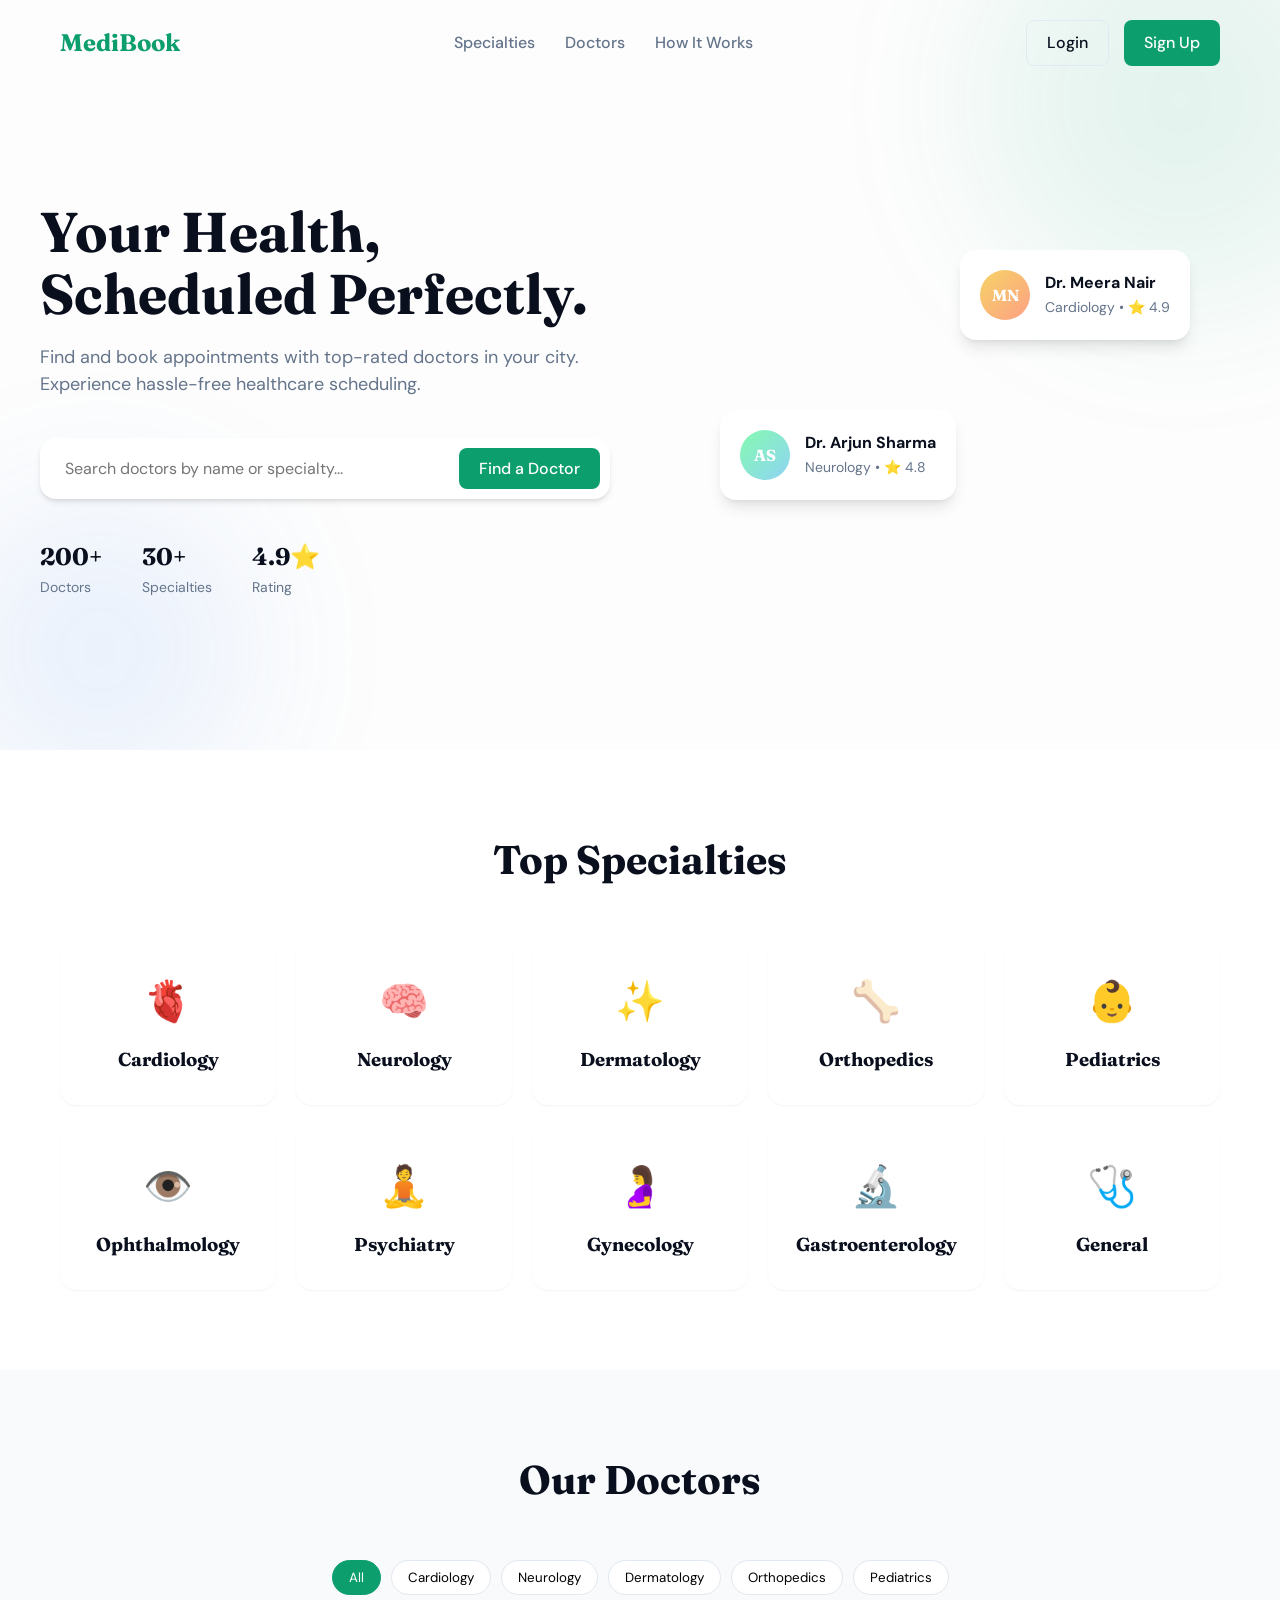
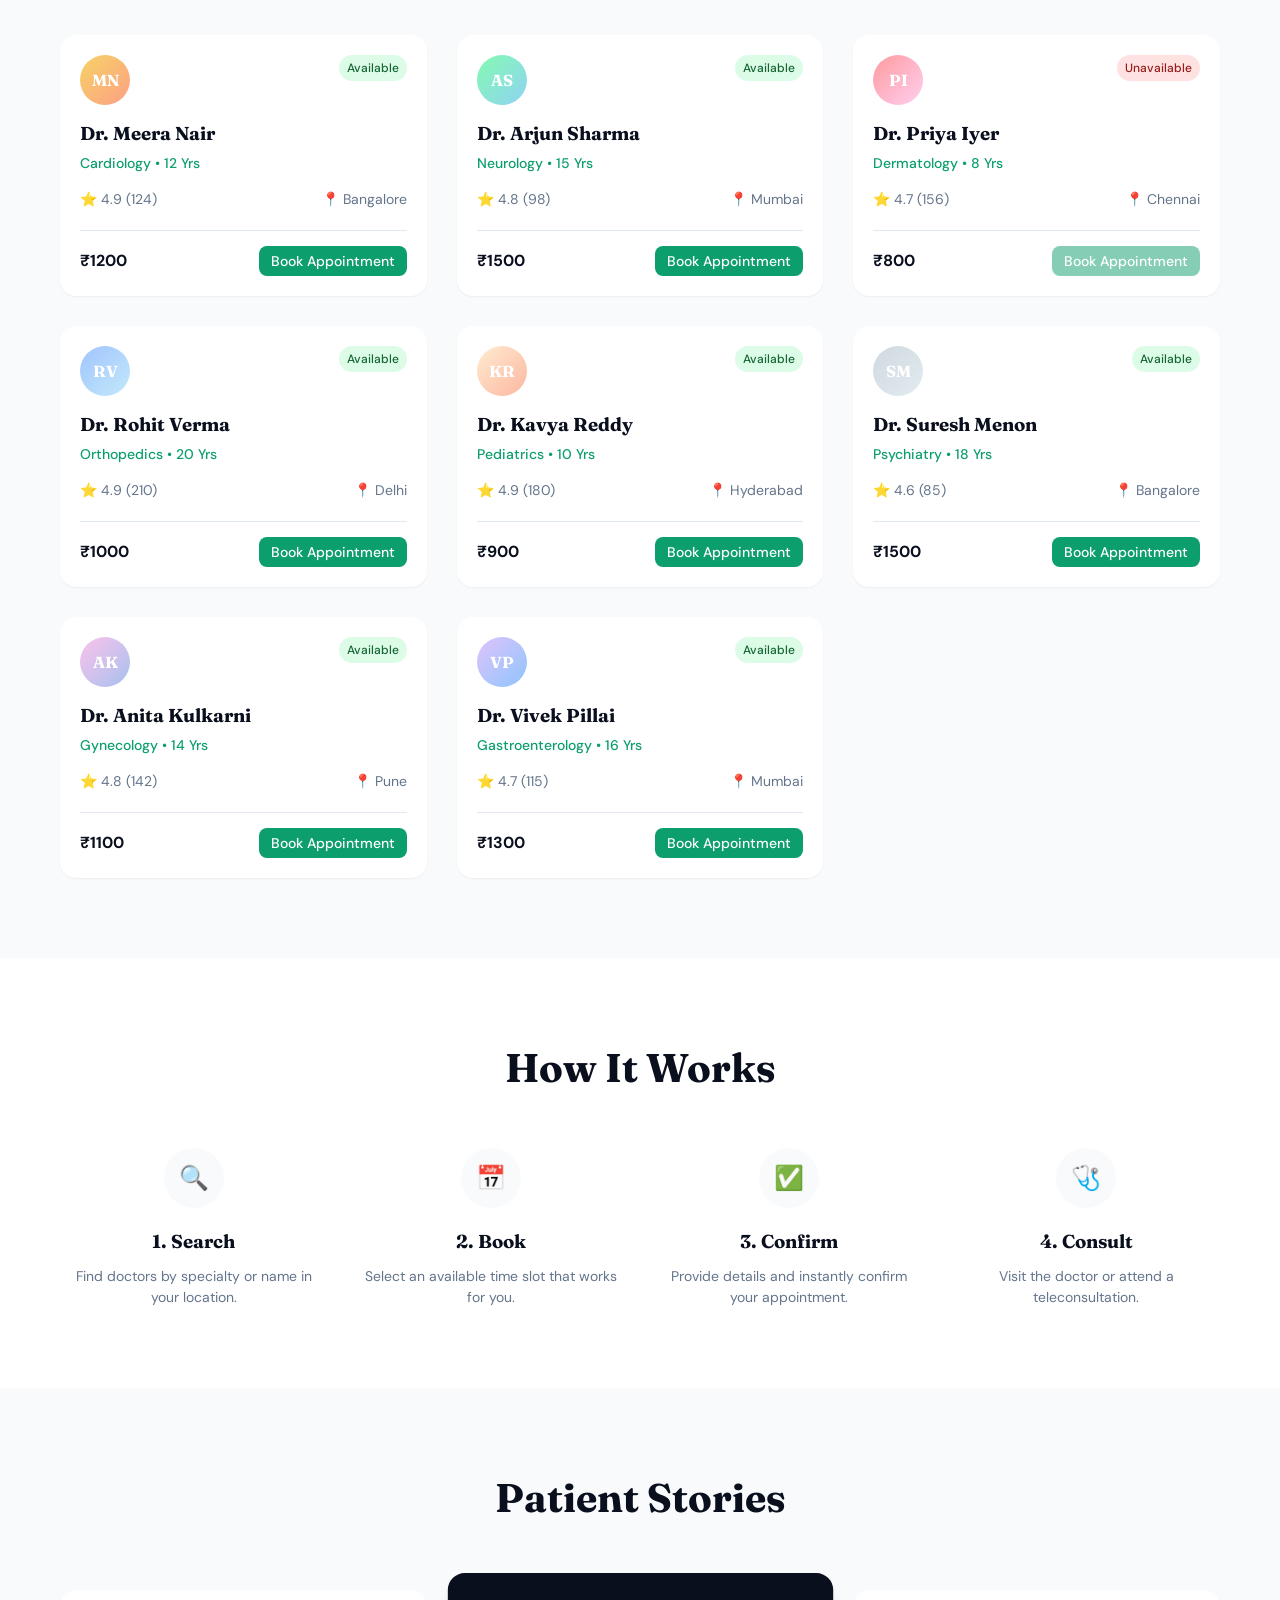
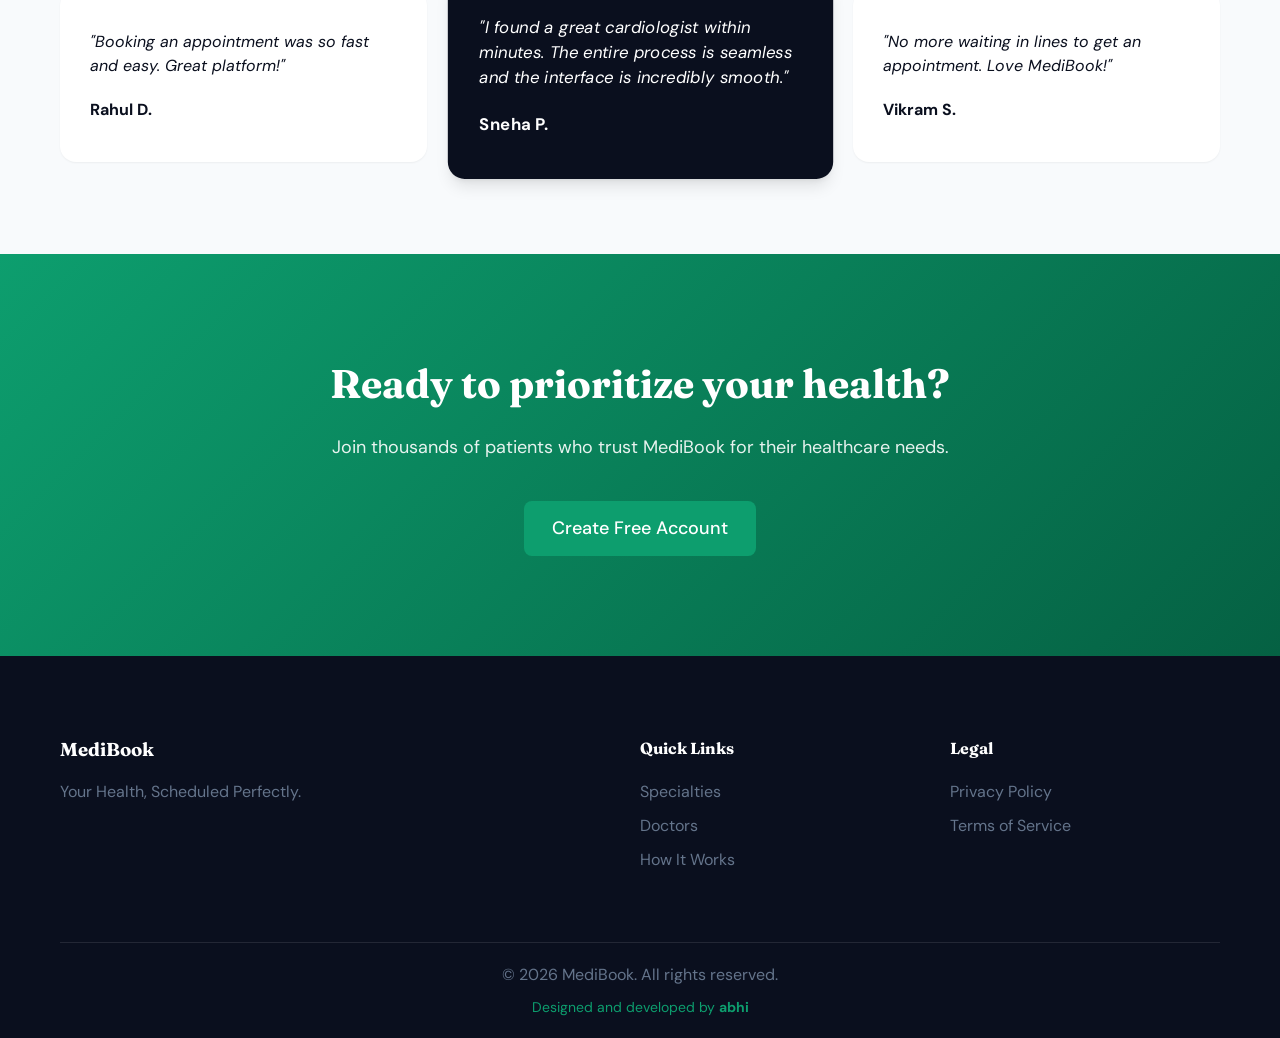
<file: index.html>
<!DOCTYPE html>
<html lang="en">
<head>
    <meta charset="UTF-8">
    <meta name="viewport" content="width=device-width, initial-scale=1.0">
    <title>MediBook - Your Health, Scheduled Perfectly</title>
    <link rel="preconnect" href="https://fonts.googleapis.com">
    <link rel="preconnect" href="https://fonts.gstatic.com" crossorigin>
    <link href="https://fonts.googleapis.com/css2?family=DM+Sans:wght@400;500;700&family=Fraunces:opsz,wght@9..144,400;600;700&display=swap" rel="stylesheet">
    <link rel="stylesheet" href="./css/style.css">
</head>
<body>
    <nav id="navbar">
        <div class="nav-container">
            <a href="index.html" class="logo">MediBook</a>
            <div class="nav-links">
                <a href="#specialties">Specialties</a>
                <a href="#doctors">Doctors</a>
                <a href="#how-it-works">How It Works</a>
            </div>
            <div class="auth-buttons" id="navAuth">
                <a href="./pages/login.html" class="btn btn-outline">Login</a>
                <a href="./pages/register.html" class="btn btn-primary">Sign Up</a>
            </div>
            <button class="hamburger" id="hamburger">
                <span></span><span></span><span></span>
            </button>
        </div>
        <div class="mobile-menu" id="mobileMenu">
            <a href="#specialties">Specialties</a>
            <a href="#doctors">Doctors</a>
            <a href="#how-it-works">How It Works</a>
            <div class="mobile-auth" id="mobileNavAuth">
                <a href="./pages/login.html" class="btn btn-outline">Login</a>
                <a href="./pages/register.html" class="btn btn-primary">Sign Up</a>
            </div>
        </div>
    </nav>

    <header class="hero">
        <div class="blob blob-1"></div>
        <div class="blob blob-2"></div>
        <div class="hero-container">
            <div class="hero-content">
                <h1>Your Health, Scheduled Perfectly.</h1>
                <p>Find and book appointments with top-rated doctors in your city. Experience hassle-free healthcare scheduling.</p>
                <div class="search-box">
                    <input type="text" id="heroSearch" placeholder="Search doctors by name or specialty...">
                    <button class="btn btn-primary" id="btnFindDoctor">Find a Doctor</button>
                </div>
                <div class="hero-stats">
                    <div class="stat"><strong>200+</strong><span>Doctors</span></div>
                    <div class="stat"><strong>30+</strong><span>Specialties</span></div>
                    <div class="stat"><strong>4.9⭐</strong><span>Rating</span></div>
                </div>
            </div>
            <div class="hero-visual">
                <div class="floating-card card-1">
                    <div class="avatar gradient-1">MN</div>
                    <div class="info">
                        <strong>Dr. Meera Nair</strong>
                        <span>Cardiology • ⭐ 4.9</span>
                    </div>
                </div>
                <div class="floating-card card-2">
                    <div class="avatar gradient-2">AS</div>
                    <div class="info">
                        <strong>Dr. Arjun Sharma</strong>
                        <span>Neurology • ⭐ 4.8</span>
                    </div>
                </div>
            </div>
        </div>
    </header>

    <section id="specialties" class="section">
        <div class="container fade-up">
            <h2 class="section-title">Top Specialties</h2>
            <div class="specialties-grid" id="specGrid">
                <!-- Dynamically populated -->
            </div>
        </div>
    </section>

    <section id="doctors" class="section bg-light">
        <div class="container fade-up">
            <h2 class="section-title">Our Doctors</h2>
            <div class="filter-bar" id="filterBar">
                <!-- Dynamically populated -->
            </div>
            <div class="doctors-grid" id="doctorsGrid">
                <!-- Dynamically populated -->
            </div>
        </div>
    </section>

    <section id="how-it-works" class="section">
        <div class="container fade-up">
            <h2 class="section-title">How It Works</h2>
            <div class="steps-row">
                <div class="step">
                    <div class="step-icon">🔍</div>
                    <h3>1. Search</h3>
                    <p>Find doctors by specialty or name in your location.</p>
                </div>
                <div class="step">
                    <div class="step-icon">📅</div>
                    <h3>2. Book</h3>
                    <p>Select an available time slot that works for you.</p>
                </div>
                <div class="step">
                    <div class="step-icon">✅</div>
                    <h3>3. Confirm</h3>
                    <p>Provide details and instantly confirm your appointment.</p>
                </div>
                <div class="step">
                    <div class="step-icon">🩺</div>
                    <h3>4. Consult</h3>
                    <p>Visit the doctor or attend a teleconsultation.</p>
                </div>
            </div>
        </div>
    </section>

    <section id="testimonials" class="section bg-light">
        <div class="container fade-up">
            <h2 class="section-title">Patient Stories</h2>
            <div class="testimonial-grid">
                <div class="testimonial-card">
                    <p>"Booking an appointment was so fast and easy. Great platform!"</p>
                    <div class="patient">
                        <strong>Rahul D.</strong>
                    </div>
                </div>
                <div class="testimonial-card featured dark">
                    <p>"I found a great cardiologist within minutes. The entire process is seamless and the interface is incredibly smooth."</p>
                    <div class="patient">
                        <strong>Sneha P.</strong>
                    </div>
                </div>
                <div class="testimonial-card">
                    <p>"No more waiting in lines to get an appointment. Love MediBook!"</p>
                    <div class="patient">
                        <strong>Vikram S.</strong>
                    </div>
                </div>
            </div>
        </div>
    </section>

    <section class="cta-banner fade-up">
        <div class="container">
            <h2>Ready to prioritize your health?</h2>
            <p>Join thousands of patients who trust MediBook for their healthcare needs.</p>
            <a href="./pages/register.html" class="btn btn-primary btn-large">Create Free Account</a>
        </div>
    </section>

    <footer>
        <div class="container">
            <div class="footer-grid">
                <div class="footer-brand">
                    <h3>MediBook</h3>
                    <p>Your Health, Scheduled Perfectly.</p>
                </div>
                <div class="footer-links">
                    <h4>Quick Links</h4>
                    <a href="#specialties">Specialties</a>
                    <a href="#doctors">Doctors</a>
                    <a href="#how-it-works">How It Works</a>
                </div>
                <div class="footer-links">
                    <h4>Legal</h4>
                    <a href="#">Privacy Policy</a>
                    <a href="#">Terms of Service</a>
                </div>
            </div>
            <div class="footer-bottom">
                <p>&copy; 2026 MediBook. All rights reserved.</p>
                <p style="margin-top: 10px; font-size: 0.875rem; color: var(--primary);">Designed and developed by <strong>abhi</strong></p>
            </div>
        </div>
    </footer>

    <!-- Booking Modal Overlay -->
    <div id="modalContainer"></div>

    <!-- Toast Container -->
    <div id="toastContainer"></div>

    <script src="./js/data.js"></script>
    <script src="./js/main.js"></script>
</body>
</html>
</file>
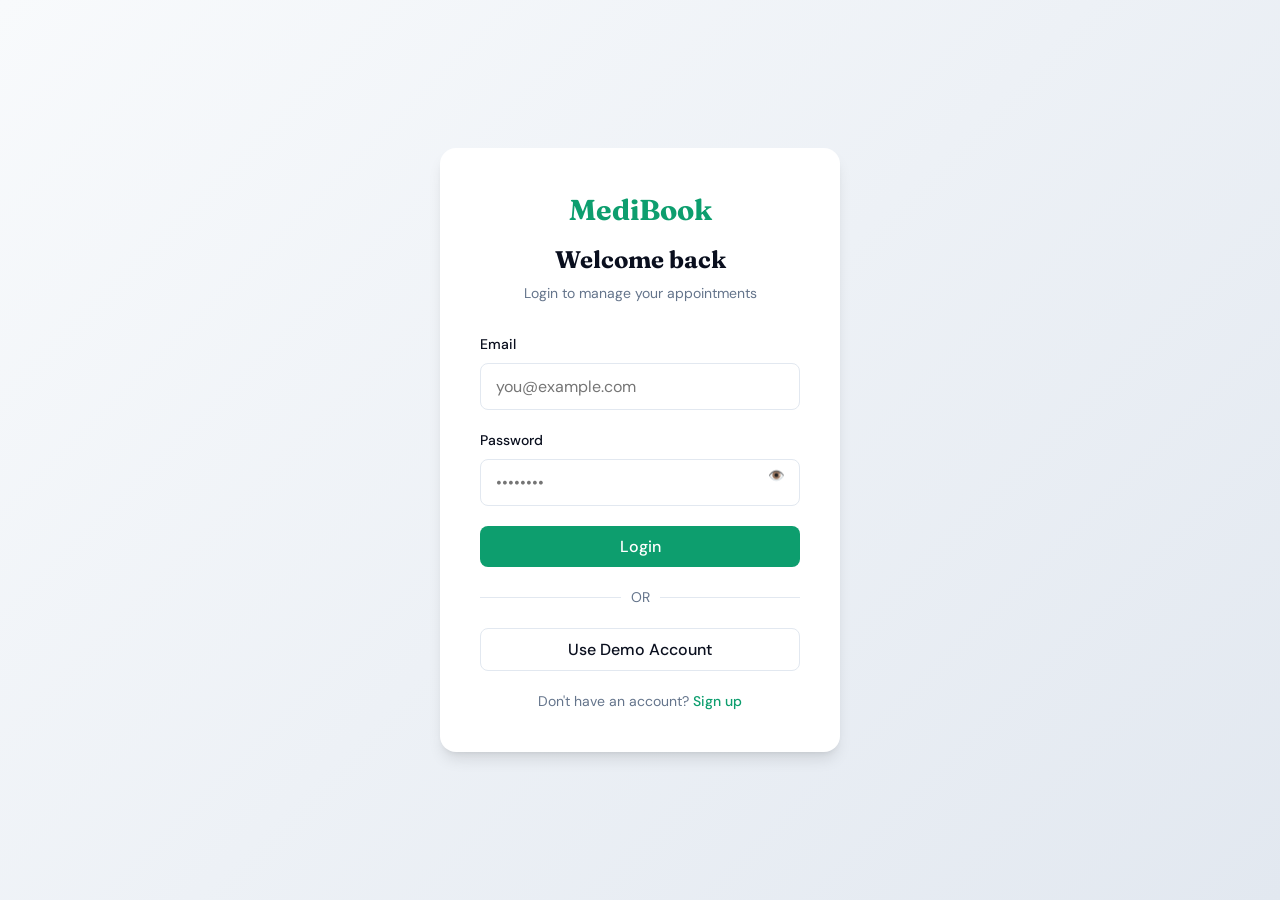
<file: pages/dashboard.html>
<!DOCTYPE html>
<html lang="en">
<head>
    <meta charset="UTF-8">
    <meta name="viewport" content="width=device-width, initial-scale=1.0">
    <title>Dashboard - MediBook</title>
    <link href="https://fonts.googleapis.com/css2?family=DM+Sans:wght@400;500;700&family=Fraunces:opsz,wght@9..144,400;600;700&display=swap" rel="stylesheet">
    <link rel="stylesheet" href="../css/style.css">
    <link rel="stylesheet" href="../css/dashboard.css">
</head>
<body>
    <div class="dashboard-container">
        <!-- Sidebar -->
        <aside class="sidebar" id="sidebar">
            <a href="../index.html" class="logo">MediBook</a>
            <nav>
                <div class="nav-item active" data-tab="tab-overview">Overview</div>
                <div class="nav-item" data-tab="tab-appointments">Appointments</div>
                <div class="nav-item" data-tab="tab-doctors">Find Doctors</div>
                <div class="nav-item" data-tab="tab-profile">Profile</div>
            </nav>
            <div class="sidebar-bottom">
                <div class="nav-item" onclick="handleLogout()">Logout 🚪</div>
            </div>
        </aside>

        <!-- Main -->
        <main class="main-content">
            <header class="dash-header">
                <div style="display: flex; align-items: center; gap: 15px;">
                    <button class="mobile-toggle" onclick="document.getElementById('sidebar').classList.toggle('open')">☰</button>
                    <h2 id="pageTitle">Dashboard Overview</h2>
                </div>
                <div class="user-pill">
                    <div class="avatar" id="dashAvatar">U</div>
                    <span id="dashUserName">User Name</span>
                </div>
            </header>

            <!-- Overview Tab -->
            <div id="tab-overview" class="tab-panel active">
                <div class="welcome-banner">
                    <div>
                        <h2 style="color: white; margin-bottom: 10px;">Welcome back, <span id="welcomeName">User</span>!</h2>
                        <p>Here's your healthcare summary for today.</p>
                    </div>
                    <button class="btn btn-white" style="background: white; color: var(--primary);" onclick="switchTab('tab-doctors')">Book Appointment</button>
                </div>

                <div class="stats-row" id="statsRow">
                    <!-- Populated by JS -->
                </div>

                <div class="section-header">
                    <h3>Upcoming Appointments</h3>
                    <button class="btn btn-outline btn-sm" onclick="switchTab('tab-appointments')">View All</button>
                </div>
                <div class="appt-list" id="overviewAppts"></div>
            </div>

            <!-- Appointments Tab -->
            <div id="tab-appointments" class="tab-panel">
                <div class="section-header">
                    <h3>My Appointments</h3>
                    <select id="apptFilter" class="input-field" style="width: auto;" onchange="renderAppointmentsTab()">
                        <option value="All">All Status</option>
                        <option value="Confirmed">Confirmed</option>
                        <option value="Cancelled">Cancelled</option>
                    </select>
                </div>
                <div class="appt-list" id="allAppts"></div>
            </div>

            <!-- Find Doctors Tab -->
            <div id="tab-doctors" class="tab-panel">
                <div class="search-box">
                    <input type="text" id="dashSearchDoctor" placeholder="Search by name or specialty..." onkeyup="renderDashDoctors()">
                </div>
                <div class="doctors-grid" id="dashDoctorsGrid"></div>
            </div>

            <!-- Profile Tab -->
            <div id="tab-profile" class="tab-panel">
                <div class="profile-card">
                    <div class="profile-header">
                        <div class="avatar" id="profileAvatar">U</div>
                        <div>
                            <h3 id="profileNameDisplay">Name</h3>
                            <p class="gray" id="profileEmailDisplay">Email</p>
                        </div>
                    </div>
                    <div class="profile-form">
                        <div class="form-group full-width">
                            <label>Full Name</label>
                            <input type="text" id="profName" class="input-field">
                        </div>
                        <div class="form-group">
                            <label>Email Address</label>
                            <input type="email" id="profEmail" class="input-field" readonly style="background: #f1f5f9;">
                        </div>
                        <div class="form-group">
                            <label>Phone Number</label>
                            <input type="tel" id="profPhone" class="input-field">
                        </div>
                        <div class="form-group">
                            <label>Date of Birth</label>
                            <input type="date" id="profDOB" class="input-field">
                        </div>
                        <div class="form-group">
                            <label>Blood Group</label>
                            <select id="profBlood" class="input-field">
                                <option value="">Select</option>
                                <option value="A+">A+</option><option value="A-">A-</option>
                                <option value="B+">B+</option><option value="B-">B-</option>
                                <option value="O+">O+</option><option value="O-">O-</option>
                                <option value="AB+">AB+</option><option value="AB-">AB-</option>
                            </select>
                        </div>
                        <div class="form-group full-width">
                            <button class="btn btn-primary" onclick="saveProfile()">Save Changes</button>
                        </div>
                    </div>
                </div>
            </div>

            <div style="text-align: center; margin-top: 40px; padding-top: 20px; border-top: 1px solid var(--gray-light); color: var(--gray); font-size: 0.875rem;">
                <p>&copy; 2026 MediBook. All rights reserved.</p>
                <p style="margin-top: 5px; color: var(--primary);">Designed and developed by <strong>abhi</strong></p>
            </div>
        </main>
    </div>

    <!-- Modals & Toasts -->
    <div id="dashBookingOverlay"></div>
    <div id="dashToast" style="position: fixed; bottom: 20px; left: 50%; transform: translateX(-50%); z-index: 3000;"></div>

    <script src="../js/data.js"></script>
    <script>
        const user = Storage.getUser();
        if(!user) window.location.href = 'login.html';

        function initUI() {
            document.getElementById('dashUserName').innerText = user.name;
            document.getElementById('dashAvatar').innerText = user.initials;
            document.getElementById('welcomeName').innerText = user.name.split(' ')[0];
            
            // Profile fields
            document.getElementById('profileAvatar').innerText = user.initials;
            document.getElementById('profileNameDisplay').innerText = user.name;
            document.getElementById('profileEmailDisplay').innerText = user.email;
            document.getElementById('profName').value = user.name || '';
            document.getElementById('profEmail').value = user.email || '';
            document.getElementById('profPhone').value = user.phone || '';
            document.getElementById('profDOB').value = user.dob || '';
            document.getElementById('profBlood').value = user.blood || '';

            renderOverview();
            renderAppointmentsTab();
            renderDashDoctors();
        }

        // Tabs logic
        document.querySelectorAll('.nav-item[data-tab]').forEach(nav => {
            nav.addEventListener('click', () => {
                document.querySelectorAll('.nav-item').forEach(n => n.classList.remove('active'));
                nav.classList.add('active');
                const tabId = nav.getAttribute('data-tab');
                switchTab(tabId);
                if(window.innerWidth <= 900) document.getElementById('sidebar').classList.remove('open');
            });
        });

        window.switchTab = function(tabId) {
            document.querySelectorAll('.tab-panel').forEach(t => t.classList.remove('active'));
            document.getElementById(tabId).classList.add('active');
            
            const titles = {
                'tab-overview': 'Dashboard Overview',
                'tab-appointments': 'My Appointments',
                'tab-doctors': 'Find Doctors',
                'tab-profile': 'My Profile'
            };
            document.getElementById('pageTitle').innerText = titles[tabId];
            
            // update nav active
            document.querySelectorAll('.nav-item[data-tab]').forEach(n => {
                n.classList.toggle('active', n.getAttribute('data-tab') === tabId);
            });
        };

        function renderOverview() {
            const appts = Storage.getAppointments();
            const total = appts.length;
            const confirmed = appts.filter(a => a.status === 'Confirmed').length;
            const cancelled = appts.filter(a => a.status === 'Cancelled').length;
            const past = 0; // simplistic calculation

            document.getElementById('statsRow').innerHTML = `
                <div class="stat-card"><h3>${total}</h3><p>Total Bookings</p></div>
                <div class="stat-card"><h3>${confirmed}</h3><p>Upcoming</p></div>
                <div class="stat-card"><h3>${confirmed}</h3><p>Confirmed</p></div>
                <div class="stat-card"><h3>${past}</h3><p>Past Visits</p></div>
            `;

            const upcoming = appts.filter(a => a.status === 'Confirmed').slice(0, 3);
            const container = document.getElementById('overviewAppts');
            if(upcoming.length === 0) {
                container.innerHTML = '<p>No upcoming appointments.</p>';
            } else {
                container.innerHTML = upcoming.map(a => appointmentCard(a, false)).join('');
            }
        }

        function appointmentCard(a, showCancel) {
            const statusClass = a.status === 'Confirmed' ? 'status-confirmed' : 'status-cancelled';
            let cancelBtn = '';
            if(showCancel && a.status === 'Confirmed') {
                cancelBtn = `<button class="btn btn-outline btn-sm" onclick="cancelAppt('${a.id}')">Cancel</button>`;
            }
            return `
                <div class="appt-card">
                    <div class="appt-info">
                        <h4>${a.doctorName}</h4>
                        <p>${a.doctorSpecialty} • ${a.date} at ${a.time}</p>
                    </div>
                    <div class="appt-actions">
                        <span class="appt-status ${statusClass}">${a.status}</span>
                        ${cancelBtn}
                    </div>
                </div>
            `;
        }

        window.renderAppointmentsTab = function() {
            const filter = document.getElementById('apptFilter').value;
            let appts = Storage.getAppointments();
            if(filter !== 'All') appts = appts.filter(a => a.status === filter);
            
            const container = document.getElementById('allAppts');
            if(appts.length === 0) {
                container.innerHTML = '<p>No appointments found.</p>';
            } else {
                container.innerHTML = appts.reverse().map(a => appointmentCard(a, true)).join('');
            }
        };

        window.cancelAppt = function(id) {
            if(confirm('Are you sure you want to cancel this appointment?')) {
                Storage.updateAppointmentStatus(id, 'Cancelled');
                showDashToast('Appointment cancelled');
                renderOverview();
                renderAppointmentsTab();
            }
        };

        window.renderDashDoctors = function() {
            const q = document.getElementById('dashSearchDoctor').value.toLowerCase();
            const grid = document.getElementById('dashDoctorsGrid');
            const filtered = DOCTORS.filter(d => d.name.toLowerCase().includes(q) || d.specialty.toLowerCase().includes(q));
            
            grid.innerHTML = filtered.map(d => `
                <div class="doctor-card">
                    <div class="doctor-header">
                        <div class="avatar" style="background: ${d.gradient}">${d.initials}</div>
                        <div class="availability ${d.available ? 'available' : 'unavailable'}">${d.available ? 'Available' : 'Unavailable'}</div>
                    </div>
                    <h3>${d.name}</h3>
                    <p class="specialty">${d.specialty}</p>
                    <div class="doctor-stats"><span>⭐ ${d.rating}</span><span>${d.fee}</span></div>
                    <button class="btn btn-primary btn-sm" style="width:100%; margin-top:15px;" onclick="openDashBooking('${d.id}')" ${!d.available ? 'disabled' : ''}>Book Now</button>
                </div>
            `).join('');
        };

        let dashSelectedSlot = null;
        window.openDashBooking = function(id) {
            const d = DOCTORS.find(x => x.id === id);
            dashSelectedSlot = null;
            const c = document.getElementById('dashBookingOverlay');
            c.innerHTML = `
                <div class="modal-overlay active" id="dModal">
                    <div class="modal-content">
                        <h2>Book with ${d.name}</h2>
                        <div class="form-group" style="margin-top:20px;">
                            <label>Date</label>
                            <input type="date" id="dDate" class="input-field" min="${new Date().toISOString().split('T')[0]}">
                        </div>
                        <div class="form-group">
                            <label>Time Slot</label>
                            <div class="slot-grid">
                                ${d.slots.map(s => `<button class="slot-btn" onclick="selectDashSlot(this, '${s}')">${s}</button>`).join('')}
                            </div>
                        </div>
                        <div class="form-group">
                            <label>Reason</label>
                            <input type="text" id="dReason" class="input-field">
                        </div>
                        <div class="modal-actions">
                            <button class="btn btn-outline" onclick="closeDashModal()">Cancel</button>
                            <button class="btn btn-primary" onclick="confirmDashBooking('${d.id}')">Confirm</button>
                        </div>
                    </div>
                </div>
            `;
        };

        window.selectDashSlot = function(btn, slot) {
            document.querySelectorAll('#dModal .slot-btn').forEach(b => b.classList.remove('active'));
            btn.classList.add('active');
            dashSelectedSlot = slot;
        };

        window.closeDashModal = function() {
            const m = document.getElementById('dModal');
            if(m) {
                m.classList.remove('active');
                setTimeout(() => m.remove(), 300);
            }
        };

        window.confirmDashBooking = function(id) {
            const date = document.getElementById('dDate').value;
            const reason = document.getElementById('dReason').value;
            if(!date || !dashSelectedSlot) { showDashToast('Select date and time'); return; }
            
            const d = DOCTORS.find(x => x.id === id);
            Storage.saveAppointment({
                doctorId: id, doctorName: d.name, doctorSpecialty: d.specialty,
                patientName: user.name, date, time: dashSelectedSlot, reason, fee: d.fee
            });
            closeDashModal();
            showDashToast('Appointment Confirmed!');
            renderOverview();
            renderAppointmentsTab();
            switchTab('tab-appointments');
        };

        window.saveProfile = function() {
            const name = document.getElementById('profName').value;
            const phone = document.getElementById('profPhone').value;
            const dob = document.getElementById('profDOB').value;
            const blood = document.getElementById('profBlood').value;
            
            if(name) user.name = name;
            user.phone = phone;
            user.dob = dob;
            user.blood = blood;
            user.initials = name ? name.split(' ').map(n=>n[0]).join('').substring(0,2).toUpperCase() : user.initials;
            
            Storage.saveUser(user);
            showDashToast('Profile updated!');
            initUI();
        };

        window.showDashToast = function(msg) {
            const container = document.getElementById('dashToast');
            container.innerHTML = `<div class="toast show">${msg}</div>`;
            setTimeout(() => { container.innerHTML = ''; }, 3000);
        };

        window.handleLogout = function() {
            Storage.logout();
            window.location.href = '../index.html';
        };

        initUI();
    </script>
</body>
</html>
</file>
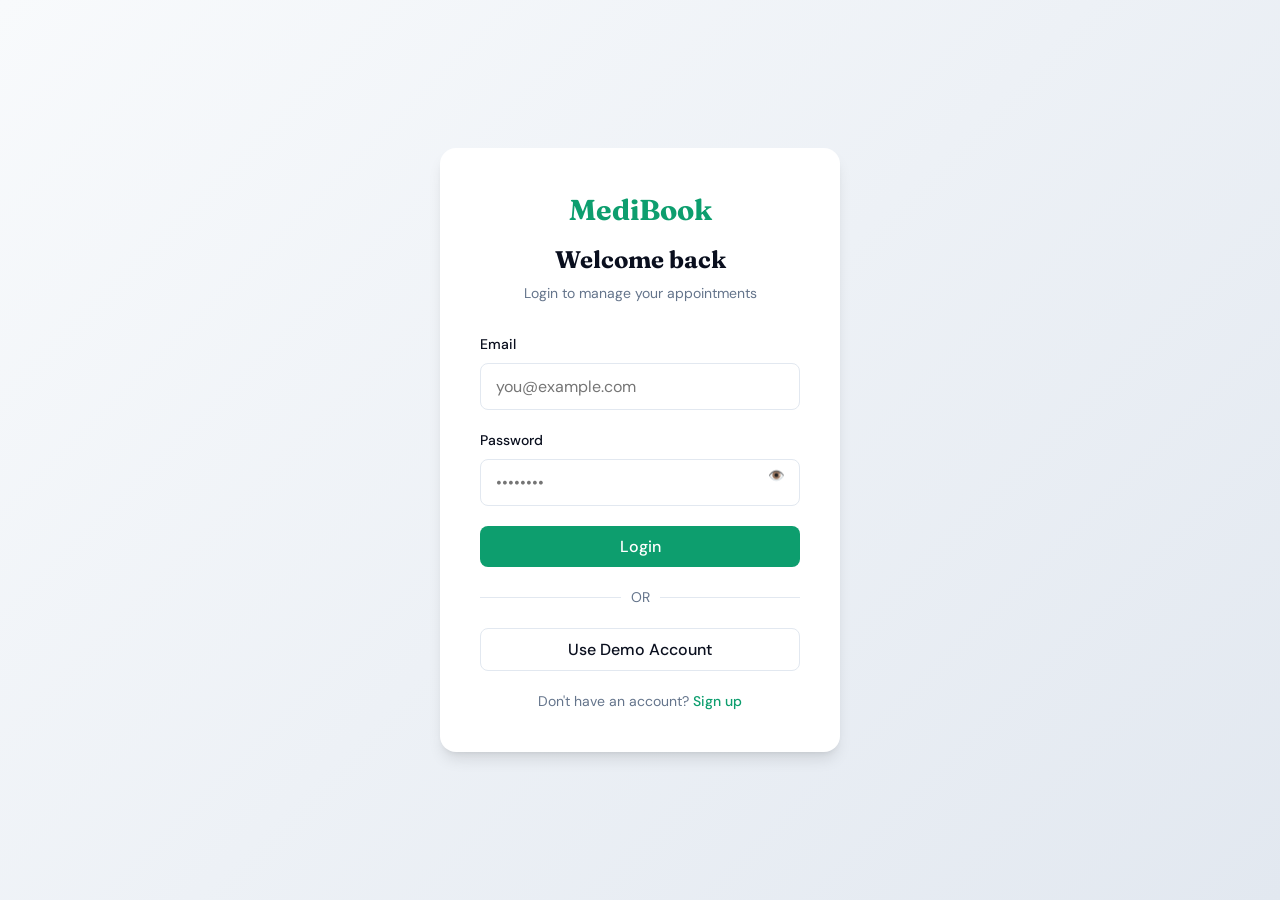
<file: pages/login.html>
<!DOCTYPE html>
<html lang="en">
<head>
    <meta charset="UTF-8">
    <meta name="viewport" content="width=device-width, initial-scale=1.0">
    <title>Login - MediBook</title>
    <link href="https://fonts.googleapis.com/css2?family=DM+Sans:wght@400;500;700&family=Fraunces:opsz,wght@9..144,400;600;700&display=swap" rel="stylesheet">
    <link rel="stylesheet" href="../css/style.css">
    <link rel="stylesheet" href="../css/auth.css">
</head>
<body>
    <div class="auth-container fade-up visible">
        <div class="auth-header">
            <a href="../index.html" class="logo">MediBook</a>
            <h1>Welcome back</h1>
            <p>Login to manage your appointments</p>
        </div>
        
        <div id="authError" class="auth-error"></div>

        <div class="input-group">
            <label>Email</label>
            <input type="email" id="loginEmail" placeholder="you@example.com">
        </div>
        
        <div class="input-group">
            <label>Password</label>
            <input type="password" id="loginPass" placeholder="••••••••">
            <button class="password-toggle" onclick="togglePass('loginPass')">👁️</button>
        </div>

        <button class="btn btn-primary btn-full" onclick="handleLogin()">Login</button>
        
        <div class="divider"><span>OR</span></div>
        
        <button class="btn btn-outline btn-full" onclick="demoLogin()">Use Demo Account</button>

        <div class="auth-footer">
            Don't have an account? <a href="register.html">Sign up</a>
        </div>
    </div>

    <script src="../js/data.js"></script>
    <script>
        if(Storage.getUser()) window.location.href = 'dashboard.html';

        function togglePass(id) {
            const input = document.getElementById(id);
            input.type = input.type === 'password' ? 'text' : 'password';
        }

        function handleLogin() {
            const email = document.getElementById('loginEmail').value.trim();
            const pass = document.getElementById('loginPass').value;
            const errorDiv = document.getElementById('authError');

            if(!email || !pass) {
                errorDiv.innerText = 'Please fill all fields';
                errorDiv.style.display = 'block';
                return;
            }
            if(!/\S+@\S+\.\S+/.test(email)) {
                errorDiv.innerText = 'Invalid email format';
                errorDiv.style.display = 'block';
                return;
            }
            if(pass.length < 6) {
                errorDiv.innerText = 'Password must be at least 6 characters';
                errorDiv.style.display = 'block';
                return;
            }

            Storage.saveUser({ name: email.split('@')[0], email, initials: email.charAt(0).toUpperCase() });
            window.location.href = 'dashboard.html';
        }

        function demoLogin() {
            Storage.saveUser({ name: 'Demo User', email: 'demo@medibook.com', initials: 'DU' });
            window.location.href = 'dashboard.html';
        }

        document.addEventListener('keyup', (e) => {
            if(e.key === 'Enter') handleLogin();
        });
    </script>
</body>
</html>
</file>
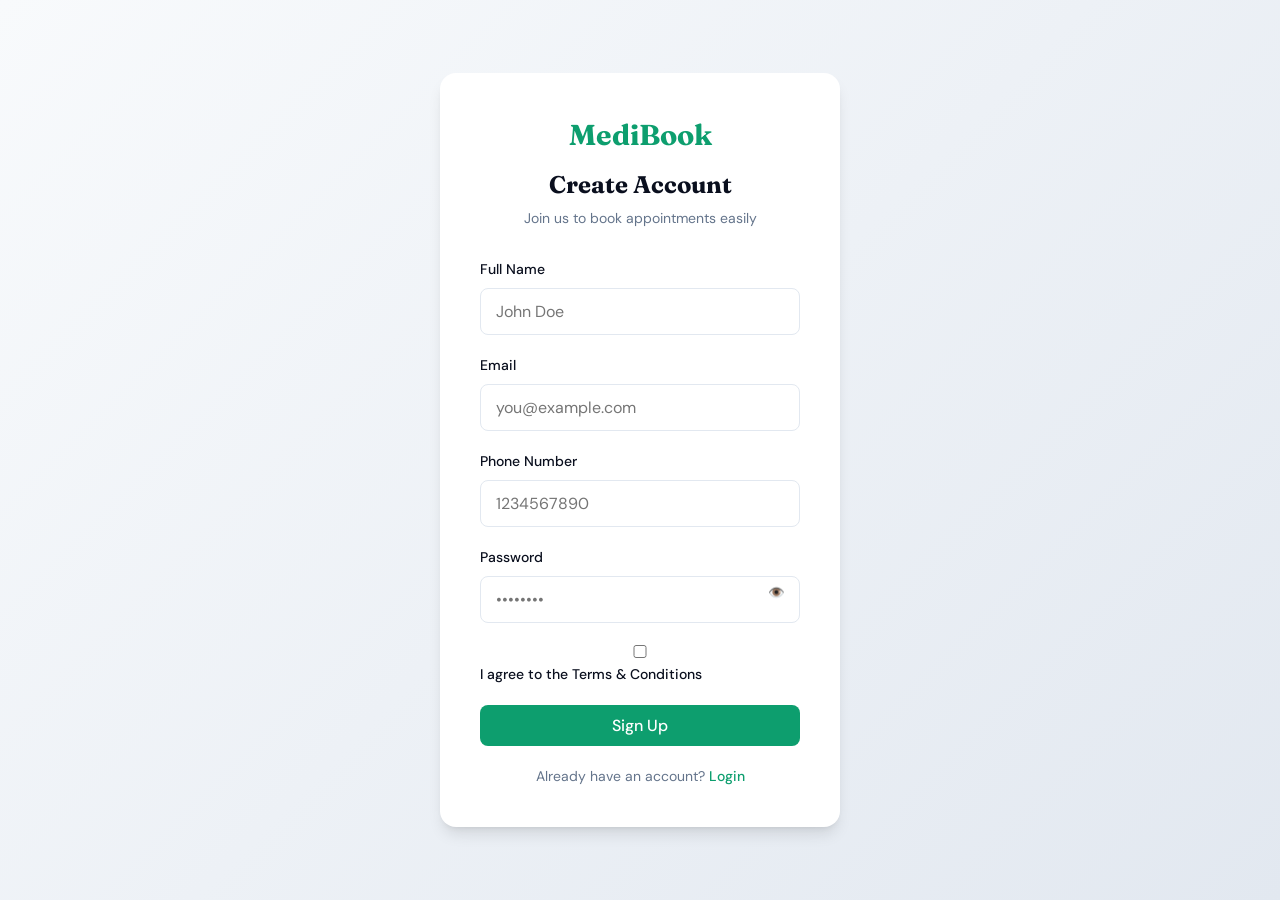
<file: pages/register.html>
<!DOCTYPE html>
<html lang="en">
<head>
    <meta charset="UTF-8">
    <meta name="viewport" content="width=device-width, initial-scale=1.0">
    <title>Register - MediBook</title>
    <link href="https://fonts.googleapis.com/css2?family=DM+Sans:wght@400;500;700&family=Fraunces:opsz,wght@9..144,400;600;700&display=swap" rel="stylesheet">
    <link rel="stylesheet" href="../css/style.css">
    <link rel="stylesheet" href="../css/auth.css">
</head>
<body>
    <div class="auth-container fade-up visible">
        <div class="auth-header">
            <a href="../index.html" class="logo">MediBook</a>
            <h1>Create Account</h1>
            <p>Join us to book appointments easily</p>
        </div>
        
        <div id="authError" class="auth-error"></div>
        <div id="authSuccess" class="auth-success"></div>

        <div class="input-group">
            <label>Full Name</label>
            <input type="text" id="regName" placeholder="John Doe">
        </div>

        <div class="input-group">
            <label>Email</label>
            <input type="email" id="regEmail" placeholder="you@example.com">
        </div>

        <div class="input-group">
            <label>Phone Number</label>
            <input type="tel" id="regPhone" placeholder="1234567890">
        </div>
        
        <div class="input-group">
            <label>Password</label>
            <input type="password" id="regPass" placeholder="••••••••">
            <button class="password-toggle" onclick="togglePass('regPass')">👁️</button>
            <div id="strengthText" class="strength-indicator"></div>
        </div>

        <div class="input-group">
            <label class="checkbox-label">
                <input type="checkbox" id="regTerms">
                I agree to the Terms & Conditions
            </label>
        </div>

        <button class="btn btn-primary btn-full" onclick="handleRegister()">Sign Up</button>

        <div class="auth-footer">
            Already have an account? <a href="login.html">Login</a>
        </div>
    </div>

    <script src="../js/data.js"></script>
    <script>
        if(Storage.getUser()) window.location.href = 'dashboard.html';

        function togglePass(id) {
            const input = document.getElementById(id);
            input.type = input.type === 'password' ? 'text' : 'password';
        }

        const passInput = document.getElementById('regPass');
        passInput.addEventListener('input', (e) => {
            const val = e.target.value;
            const text = document.getElementById('strengthText');
            if(!val) { text.innerText = ''; return; }
            
            let strength = 0;
            if(val.length >= 6) strength++;
            if(/[A-Z]/.test(val)) strength++;
            if(/[0-9]/.test(val)) strength++;
            if(/[^A-Za-z0-9]/.test(val)) strength++;

            if(strength <= 1) { text.innerText = 'Weak'; text.className = 'strength-indicator strength-weak'; }
            else if(strength === 2) { text.innerText = 'Fair'; text.className = 'strength-indicator strength-fair'; }
            else if(strength === 3) { text.innerText = 'Good'; text.className = 'strength-indicator strength-good'; }
            else { text.innerText = 'Strong'; text.className = 'strength-indicator strength-strong'; }
        });

        function handleRegister() {
            const name = document.getElementById('regName').value.trim();
            const email = document.getElementById('regEmail').value.trim();
            const phone = document.getElementById('regPhone').value.trim();
            const pass = document.getElementById('regPass').value;
            const terms = document.getElementById('regTerms').checked;
            
            const errorDiv = document.getElementById('authError');
            const successDiv = document.getElementById('authSuccess');
            errorDiv.style.display = 'none';

            if(!name || !email || !phone || !pass) {
                errorDiv.innerText = 'Please fill all fields';
                errorDiv.style.display = 'block'; return;
            }
            if(!/\S+@\S+\.\S+/.test(email)) {
                errorDiv.innerText = 'Invalid email format';
                errorDiv.style.display = 'block'; return;
            }
            if(!terms) {
                errorDiv.innerText = 'You must agree to the terms';
                errorDiv.style.display = 'block'; return;
            }

            const initials = name.split(' ').map(n=>n[0]).join('').substring(0,2).toUpperCase();
            Storage.saveUser({ name, email, phone, initials });
            
            successDiv.innerText = 'Account created successfully!';
            successDiv.style.display = 'block';
            
            setTimeout(() => {
                window.location.href = 'dashboard.html';
            }, 1500);
        }
    </script>
</body>
</html>
</file>
<file: css/style.css>
:root {
    --primary: #0d9e6e;
    --primary-hover: #0b8a60;
    --dark: #0a0f1e;
    --light: #f8fafc;
    --white: #ffffff;
    --gray: #64748b;
    --gray-light: #e2e8f0;
    --danger: #ef4444;
    --success: #22c55e;
    
    --font-display: 'Fraunces', serif;
    --font-body: 'DM Sans', sans-serif;
    
    --shadow-sm: 0 1px 2px 0 rgb(0 0 0 / 0.05);
    --shadow-md: 0 4px 6px -1px rgb(0 0 0 / 0.1), 0 2px 4px -2px rgb(0 0 0 / 0.1);
    --shadow-lg: 0 10px 15px -3px rgb(0 0 0 / 0.1), 0 4px 6px -4px rgb(0 0 0 / 0.1);
    
    --radius-md: 8px;
    --radius-lg: 16px;
    --radius-full: 9999px;
}

* {
    margin: 0;
    padding: 0;
    box-sizing: border-box;
}

html { scroll-behavior: smooth; }

body {
    font-family: var(--font-body);
    color: var(--dark);
    background-color: var(--white);
    line-height: 1.5;
}

h1, h2, h3, h4, .logo {
    font-family: var(--font-display);
    color: var(--dark);
}

a { text-decoration: none; color: inherit; }

.container {
    max-width: 1200px;
    margin: 0 auto;
    padding: 0 20px;
}

.btn {
    display: inline-flex;
    align-items: center;
    justify-content: center;
    padding: 10px 20px;
    font-weight: 500;
    border-radius: var(--radius-md);
    cursor: pointer;
    transition: all 0.2s ease;
    border: none;
    font-family: var(--font-body);
    font-size: 1rem;
}

.btn:disabled { opacity: 0.5; cursor: not-allowed; }

.btn-primary {
    background-color: var(--primary);
    color: var(--white);
}

.btn-primary:hover:not(:disabled) { background-color: var(--primary-hover); }

.btn-outline {
    background-color: transparent;
    border: 1px solid var(--gray-light);
    color: var(--dark);
}

.btn-outline:hover { border-color: var(--gray); }

.btn-sm { padding: 6px 12px; font-size: 0.875rem; }
.btn-large { padding: 14px 28px; font-size: 1.125rem; }

/* Navbar */
nav {
    position: fixed;
    top: 0; left: 0; right: 0;
    z-index: 1000;
    padding: 20px 0;
    transition: all 0.3s ease;
}

nav.scrolled {
    background: rgba(255, 255, 255, 0.9);
    backdrop-filter: blur(10px);
    padding: 15px 0;
    box-shadow: var(--shadow-sm);
}

.nav-container {
    max-width: 1200px;
    margin: 0 auto;
    padding: 0 20px;
    display: flex;
    justify-content: space-between;
    align-items: center;
}

.logo {
    font-size: 1.5rem;
    font-weight: 700;
    color: var(--primary);
}

.nav-links {
    display: flex;
    gap: 30px;
}

.nav-links a {
    font-weight: 500;
    color: var(--gray);
    transition: color 0.2s;
}

.nav-links a:hover { color: var(--primary); }

.auth-buttons { display: flex; gap: 15px; }

.hamburger {
    display: none;
    background: none;
    border: none;
    cursor: pointer;
    flex-direction: column;
    gap: 5px;
}

.hamburger span {
    display: block;
    width: 25px; height: 3px;
    background: var(--dark);
    transition: all 0.3s ease;
}

.mobile-menu {
    display: none;
    position: absolute;
    top: 100%; left: 0; right: 0;
    background: var(--white);
    padding: 20px;
    box-shadow: var(--shadow-md);
    flex-direction: column;
    gap: 20px;
}

.mobile-menu.active { display: flex; }

/* Hero */
.hero {
    padding: 150px 20px 100px;
    position: relative;
    overflow: hidden;
    background: #fdfdfd;
}

.hero-container {
    max-width: 1200px;
    margin: 0 auto;
    display: grid;
    grid-template-columns: 1fr 1fr;
    gap: 60px;
    align-items: center;
}

.blob {
    position: absolute;
    border-radius: 50%;
    filter: blur(80px);
    z-index: 0;
    opacity: 0.5;
}

.blob-1 {
    width: 400px; height: 400px;
    background: rgba(13, 158, 110, 0.2);
    top: -100px; right: -100px;
    animation: float 8s ease-in-out infinite;
}

.blob-2 {
    width: 300px; height: 300px;
    background: rgba(59, 130, 246, 0.2);
    bottom: -50px; left: -50px;
    animation: float 10s ease-in-out infinite reverse;
}

@keyframes float {
    0%, 100% { transform: translate(0, 0); }
    50% { transform: translate(30px, -50px); }
}

.hero-content, .hero-visual { position: relative; z-index: 1; }

.hero-content h1 {
    font-size: 3.5rem;
    line-height: 1.1;
    margin-bottom: 20px;
}

.hero-content p {
    font-size: 1.125rem;
    color: var(--gray);
    margin-bottom: 40px;
}

.search-box {
    display: flex;
    gap: 10px;
    background: var(--white);
    padding: 10px;
    border-radius: var(--radius-lg);
    box-shadow: var(--shadow-md);
    margin-bottom: 40px;
}

.search-box input {
    flex: 1;
    border: none;
    outline: none;
    padding: 0 15px;
    font-size: 1rem;
    font-family: var(--font-body);
}

.hero-stats {
    display: flex;
    gap: 40px;
}

.stat strong {
    display: block;
    font-size: 1.5rem;
    color: var(--dark);
    font-family: var(--font-display);
}

.stat span { color: var(--gray); font-size: 0.875rem; }

.hero-visual {
    position: relative;
    height: 500px;
}

.floating-card {
    position: absolute;
    background: var(--white);
    padding: 20px;
    border-radius: var(--radius-lg);
    box-shadow: var(--shadow-lg);
    display: flex;
    align-items: center;
    gap: 15px;
    animation: floatCard 6s ease-in-out infinite;
}

.card-1 { top: 100px; right: 50px; animation-delay: 0s; }
.card-2 { bottom: 150px; left: 50px; animation-delay: 3s; }

@keyframes floatCard {
    0%, 100% { transform: translateY(0); }
    50% { transform: translateY(-20px); }
}

.avatar {
    width: 50px; height: 50px;
    border-radius: 50%;
    display: flex;
    align-items: center;
    justify-content: center;
    color: var(--white);
    font-weight: bold;
    font-family: var(--font-display);
}

.gradient-1 { background: linear-gradient(135deg, #f6d365 0%, #fda085 100%); }
.gradient-2 { background: linear-gradient(135deg, #84fab0 0%, #8fd3f4 100%); }

.floating-card .info strong { display: block; }
.floating-card .info span { color: var(--gray); font-size: 0.875rem; }

/* Sections */
.section { padding: 80px 0; }
.bg-light { background: var(--light); }
.section-title {
    font-size: 2.5rem;
    text-align: center;
    margin-bottom: 50px;
}

/* Specialties */
.specialties-grid {
    display: grid;
    grid-template-columns: repeat(auto-fill, minmax(200px, 1fr));
    gap: 20px;
}

.specialty-card {
    background: var(--white);
    padding: 30px 20px;
    border-radius: var(--radius-lg);
    text-align: center;
    cursor: pointer;
    box-shadow: var(--shadow-sm);
    transition: all 0.3s;
    border: 1px solid transparent;
}

.specialty-card:hover {
    transform: translateY(-5px);
    box-shadow: var(--shadow-md);
    border-color: var(--primary);
}

.specialty-card .icon { font-size: 2.5rem; margin-bottom: 15px; }

/* Doctors */
.filter-bar {
    display: flex;
    justify-content: center;
    flex-wrap: wrap;
    gap: 10px;
    margin-bottom: 40px;
}

.filter-btn {
    padding: 8px 16px;
    border: 1px solid var(--gray-light);
    background: var(--white);
    border-radius: var(--radius-full);
    cursor: pointer;
    font-family: var(--font-body);
    transition: all 0.2s;
}

.filter-btn.active, .filter-btn:hover {
    background: var(--primary);
    color: var(--white);
    border-color: var(--primary);
}

.doctors-grid {
    display: grid;
    grid-template-columns: repeat(auto-fill, minmax(280px, 1fr));
    gap: 30px;
}

.doctor-card {
    background: var(--white);
    border-radius: var(--radius-lg);
    padding: 20px;
    box-shadow: var(--shadow-sm);
    transition: transform 0.3s;
}

.doctor-card:hover { transform: translateY(-5px); box-shadow: var(--shadow-md); }

.doctor-header {
    display: flex;
    justify-content: space-between;
    align-items: flex-start;
    margin-bottom: 15px;
}

.availability {
    font-size: 0.75rem;
    padding: 4px 8px;
    border-radius: var(--radius-full);
    font-weight: 500;
}
.availability.available { background: #dcfce7; color: #166534; }
.availability.unavailable { background: #fee2e2; color: #991b1b; }

.doctor-card h3 { margin-bottom: 5px; }
.doctor-card .specialty { color: var(--primary); font-size: 0.875rem; margin-bottom: 15px; font-weight: 500; }

.doctor-stats {
    display: flex;
    justify-content: space-between;
    color: var(--gray);
    font-size: 0.875rem;
    margin-bottom: 20px;
}

.doctor-footer {
    display: flex;
    justify-content: space-between;
    align-items: center;
    padding-top: 15px;
    border-top: 1px solid var(--gray-light);
}

.fee { font-weight: bold; color: var(--dark); }

/* Steps */
.steps-row {
    display: grid;
    grid-template-columns: repeat(auto-fit, minmax(220px, 1fr));
    gap: 30px;
}

.step { text-align: center; }
.step-icon {
    width: 60px; height: 60px;
    background: var(--light);
    border-radius: 50%;
    display: flex; align-items: center; justify-content: center;
    font-size: 1.5rem;
    margin: 0 auto 20px;
    color: var(--primary);
}
.step h3 { margin-bottom: 10px; }
.step p { color: var(--gray); font-size: 0.875rem; }

/* Testimonials */
.testimonial-grid {
    display: grid;
    grid-template-columns: repeat(auto-fit, minmax(300px, 1fr));
    gap: 30px;
    align-items: center;
}

.testimonial-card {
    background: var(--white);
    padding: 40px 30px;
    border-radius: var(--radius-lg);
    box-shadow: var(--shadow-sm);
}

.testimonial-card p { margin-bottom: 20px; font-style: italic; }

.testimonial-card.featured.dark {
    background: var(--dark);
    color: var(--white);
    transform: scale(1.05);
    box-shadow: var(--shadow-lg);
}

/* CTA */
.cta-banner {
    background: linear-gradient(135deg, var(--primary) 0%, #056143 100%);
    color: var(--white);
    text-align: center;
    padding: 100px 20px;
}

.cta-banner h2 { color: var(--white); margin-bottom: 20px; font-size: 2.5rem; }
.cta-banner p { margin-bottom: 40px; font-size: 1.125rem; opacity: 0.9; }

/* Footer */
footer {
    background: var(--dark);
    color: var(--white);
    padding: 80px 0 20px;
}

.footer-grid {
    display: grid;
    grid-template-columns: 2fr 1fr 1fr;
    gap: 40px;
    margin-bottom: 60px;
}

.footer-brand h3 { color: var(--white); margin-bottom: 15px; }
.footer-brand p { color: var(--gray); }

.footer-links h4 { color: var(--white); margin-bottom: 20px; }
.footer-links a {
    display: block;
    color: var(--gray);
    margin-bottom: 10px;
    transition: color 0.2s;
}
.footer-links a:hover { color: var(--primary); }

.footer-bottom {
    text-align: center;
    padding-top: 20px;
    border-top: 1px solid rgba(255,255,255,0.1);
    color: var(--gray);
}

/* Animations */
.fade-up {
    opacity: 0;
    transform: translateY(30px);
    transition: all 0.8s ease;
}

.fade-up.visible {
    opacity: 1;
    transform: translateY(0);
}

/* Modal */
.modal-overlay {
    position: fixed;
    top: 0; left: 0; right: 0; bottom: 0;
    background: rgba(0,0,0,0.5);
    display: flex;
    align-items: center;
    justify-content: center;
    z-index: 2000;
    opacity: 0;
    pointer-events: none;
    transition: opacity 0.3s;
    backdrop-filter: blur(4px);
}

.modal-overlay.active {
    opacity: 1;
    pointer-events: auto;
}

.modal-content {
    background: var(--white);
    width: 90%;
    max-width: 500px;
    border-radius: var(--radius-lg);
    padding: 30px;
    transform: translateY(20px);
    transition: transform 0.3s;
    max-height: 90vh;
    overflow-y: auto;
}

.modal-overlay.active .modal-content { transform: translateY(0); }

.modal-doc-info {
    display: flex; gap: 15px; align-items: center;
    margin: 20px 0;
    padding-bottom: 20px;
    border-bottom: 1px solid var(--gray-light);
}

.form-group { margin-bottom: 20px; }
.form-group label { display: block; margin-bottom: 8px; font-weight: 500; font-size: 0.875rem; }
.input-field {
    width: 100%;
    padding: 12px;
    border: 1px solid var(--gray-light);
    border-radius: var(--radius-md);
    font-family: var(--font-body);
    font-size: 1rem;
    outline: none;
}
.input-field:focus { border-color: var(--primary); }

.slot-grid {
    display: grid;
    grid-template-columns: repeat(3, 1fr);
    gap: 10px;
}

.slot-btn {
    padding: 10px;
    background: var(--white);
    border: 1px solid var(--gray-light);
    border-radius: var(--radius-md);
    cursor: pointer;
    transition: all 0.2s;
    font-family: var(--font-body);
}

.slot-btn:hover { border-color: var(--primary); }
.slot-btn.active { background: var(--primary); color: var(--white); border-color: var(--primary); }

.modal-actions {
    display: flex; justify-content: flex-end; gap: 10px;
    margin-top: 30px;
}

/* Toast */
#toastContainer {
    position: fixed;
    bottom: 20px;
    left: 50%;
    transform: translateX(-50%);
    z-index: 3000;
    display: flex;
    flex-direction: column;
    gap: 10px;
}

.toast {
    background: var(--dark);
    color: var(--white);
    padding: 12px 24px;
    border-radius: var(--radius-full);
    box-shadow: var(--shadow-lg);
    font-size: 0.875rem;
    opacity: 0;
    transform: translateY(20px);
    transition: all 0.3s;
}

.toast.show { opacity: 1; transform: translateY(0); }

/* Responsive */
@media (max-width: 900px) {
    .hero-container { grid-template-columns: 1fr; text-align: center; gap: 40px; }
    .hero-content h1 { font-size: 2.5rem; }
    .search-box { flex-direction: column; }
    .hero-stats { justify-content: center; }
    .hero-visual { height: 400px; }
    .card-1 { right: 10%; top: 50px; }
    .card-2 { left: 10%; bottom: 50px; }
    .footer-grid { grid-template-columns: 1fr; text-align: center; }
}

@media (max-width: 600px) {
    .nav-links, .auth-buttons { display: none; }
    .hamburger { display: flex; }
    .hero { padding-top: 120px; }
    .testimonial-card.featured.dark { transform: none; }
}
</file>
<file: css/dashboard.css>
body { background: var(--light); min-height: 100vh; }

.dashboard-container { display: flex; }

/* Sidebar */
.sidebar {
    width: 240px;
    background: var(--dark);
    color: var(--white);
    position: fixed;
    top: 0; left: 0; bottom: 0;
    padding: 20px 0;
    z-index: 100;
    transition: transform 0.3s ease;
}

.sidebar .logo {
    color: var(--white);
    padding: 0 20px;
    display: block;
    margin-bottom: 40px;
}

.nav-item {
    display: flex;
    align-items: center;
    padding: 15px 20px;
    color: var(--gray-light);
    cursor: pointer;
    transition: all 0.2s;
    font-weight: 500;
}

.nav-item:hover { color: var(--white); background: rgba(255,255,255,0.05); }
.nav-item.active { background: var(--primary); color: var(--white); border-left: 4px solid var(--white); }

.sidebar-bottom {
    position: absolute;
    bottom: 20px;
    width: 100%;
}

/* Main Content */
.main-content {
    flex: 1;
    margin-left: 240px;
    padding: 20px 40px;
}

.dash-header {
    position: sticky;
    top: 0;
    background: var(--light);
    padding: 20px 0;
    display: flex;
    justify-content: space-between;
    align-items: center;
    z-index: 90;
    margin-bottom: 30px;
}

.user-pill {
    display: flex;
    align-items: center;
    gap: 10px;
    background: var(--white);
    padding: 5px 15px 5px 5px;
    border-radius: var(--radius-full);
    box-shadow: var(--shadow-sm);
    font-weight: 500;
}

.user-pill .avatar { width: 35px; height: 35px; font-size: 0.875rem; background: var(--primary); }

.tab-panel { display: none; }
.tab-panel.active { display: block; animation: fadeIn 0.3s; }

@keyframes fadeIn { from { opacity: 0; } to { opacity: 1; } }

/* Overview */
.welcome-banner {
    background: linear-gradient(135deg, var(--primary) 0%, #056143 100%);
    border-radius: var(--radius-lg);
    padding: 40px;
    color: var(--white);
    display: flex;
    justify-content: space-between;
    align-items: center;
    margin-bottom: 30px;
}

.stats-row {
    display: grid;
    grid-template-columns: repeat(4, 1fr);
    gap: 20px;
    margin-bottom: 40px;
}

.stat-card {
    background: var(--white);
    padding: 20px;
    border-radius: var(--radius-md);
    box-shadow: var(--shadow-sm);
}

.stat-card h3 { font-size: 2rem; margin-bottom: 5px; font-family: var(--font-body); }
.stat-card p { color: var(--gray); font-size: 0.875rem; }

.section-header {
    display: flex; justify-content: space-between; align-items: center;
    margin-bottom: 20px;
}

/* Appointments List */
.appt-list { display: flex; flex-direction: column; gap: 15px; }

.appt-card {
    background: var(--white);
    padding: 20px;
    border-radius: var(--radius-md);
    box-shadow: var(--shadow-sm);
    display: flex;
    justify-content: space-between;
    align-items: center;
}

.appt-info h4 { margin-bottom: 5px; }
.appt-info p { color: var(--gray); font-size: 0.875rem; }
.appt-status {
    padding: 4px 10px;
    border-radius: var(--radius-full);
    font-size: 0.75rem;
    font-weight: 500;
}
.status-confirmed { background: #dcfce7; color: #166534; }
.status-cancelled { background: #fee2e2; color: #991b1b; }

.appt-actions { display: flex; gap: 10px; align-items: center; }

/* Profile */
.profile-card {
    background: var(--white);
    border-radius: var(--radius-lg);
    padding: 40px;
    max-width: 600px;
    box-shadow: var(--shadow-sm);
}

.profile-header { display: flex; align-items: center; gap: 20px; margin-bottom: 30px; }
.profile-header .avatar { width: 80px; height: 80px; font-size: 2rem; background: var(--primary); }

.profile-form { display: grid; grid-template-columns: 1fr 1fr; gap: 20px; }
.profile-form .form-group { margin-bottom: 0; }
.full-width { grid-column: 1 / -1; }

.mobile-toggle { display: none; background: none; border: none; font-size: 1.5rem; cursor: pointer; }

@media (max-width: 900px) {
    .sidebar { transform: translateX(-100%); }
    .sidebar.open { transform: translateX(0); }
    .main-content { margin-left: 0; padding: 20px; }
    .mobile-toggle { display: block; }
    .stats-row { grid-template-columns: 1fr 1fr; }
    .welcome-banner { flex-direction: column; text-align: center; gap: 20px; }
}

@media (max-width: 600px) {
    .stats-row { grid-template-columns: 1fr; }
    .appt-card { flex-direction: column; align-items: flex-start; gap: 15px; }
    .appt-actions { width: 100%; justify-content: space-between; }
    .profile-form { grid-template-columns: 1fr; }
}
</file>
<file: css/auth.css>
body {
    background: linear-gradient(135deg, #f8fafc 0%, #e2e8f0 100%);
    min-height: 100vh;
    display: flex;
    align-items: center;
    justify-content: center;
    padding: 20px;
}

.auth-container {
    background: var(--white);
    padding: 40px;
    border-radius: var(--radius-lg);
    box-shadow: var(--shadow-lg);
    width: 100%;
    max-width: 400px;
}

.auth-header {
    text-align: center;
    margin-bottom: 30px;
}

.auth-header .logo {
    display: inline-block;
    margin-bottom: 10px;
    font-size: 1.8rem;
}

.auth-header h1 {
    font-size: 1.5rem;
    margin-bottom: 5px;
}

.auth-header p {
    color: var(--gray);
    font-size: 0.875rem;
}

.input-group {
    margin-bottom: 20px;
    position: relative;
}

.input-group label {
    display: block;
    margin-bottom: 8px;
    font-size: 0.875rem;
    font-weight: 500;
}

.input-group input {
    width: 100%;
    padding: 12px 15px;
    border: 1px solid var(--gray-light);
    border-radius: var(--radius-md);
    font-family: var(--font-body);
    font-size: 1rem;
    outline: none;
    transition: border-color 0.2s;
}

.input-group input:focus { border-color: var(--primary); }

.password-toggle {
    position: absolute;
    right: 15px;
    top: 38px;
    background: none;
    border: none;
    cursor: pointer;
    color: var(--gray);
}

.btn-full { width: 100%; }

.auth-error {
    background: #fee2e2;
    color: #991b1b;
    padding: 10px;
    border-radius: var(--radius-md);
    font-size: 0.875rem;
    margin-bottom: 20px;
    display: none;
}

.auth-success {
    background: #dcfce7;
    color: #166534;
    padding: 10px;
    border-radius: var(--radius-md);
    font-size: 0.875rem;
    margin-bottom: 20px;
    display: none;
}

.divider {
    display: flex;
    align-items: center;
    margin: 20px 0;
    color: var(--gray);
    font-size: 0.875rem;
}

.divider::before, .divider::after {
    content: "";
    flex: 1;
    height: 1px;
    background: var(--gray-light);
}

.divider span { padding: 0 10px; }

.auth-footer {
    text-align: center;
    margin-top: 20px;
    font-size: 0.875rem;
    color: var(--gray);
}

.auth-footer a { color: var(--primary); font-weight: 500; }
.auth-footer a:hover { text-decoration: underline; }

.checkbox-label {
    display: flex;
    align-items: center;
    gap: 10px;
    font-size: 0.875rem;
    cursor: pointer;
}

.strength-indicator {
    font-size: 0.75rem;
    margin-top: 5px;
    text-align: right;
}
.strength-weak { color: var(--danger); }
.strength-fair { color: #eab308; }
.strength-good { color: var(--primary); }
.strength-strong { color: var(--success); }
</file>
